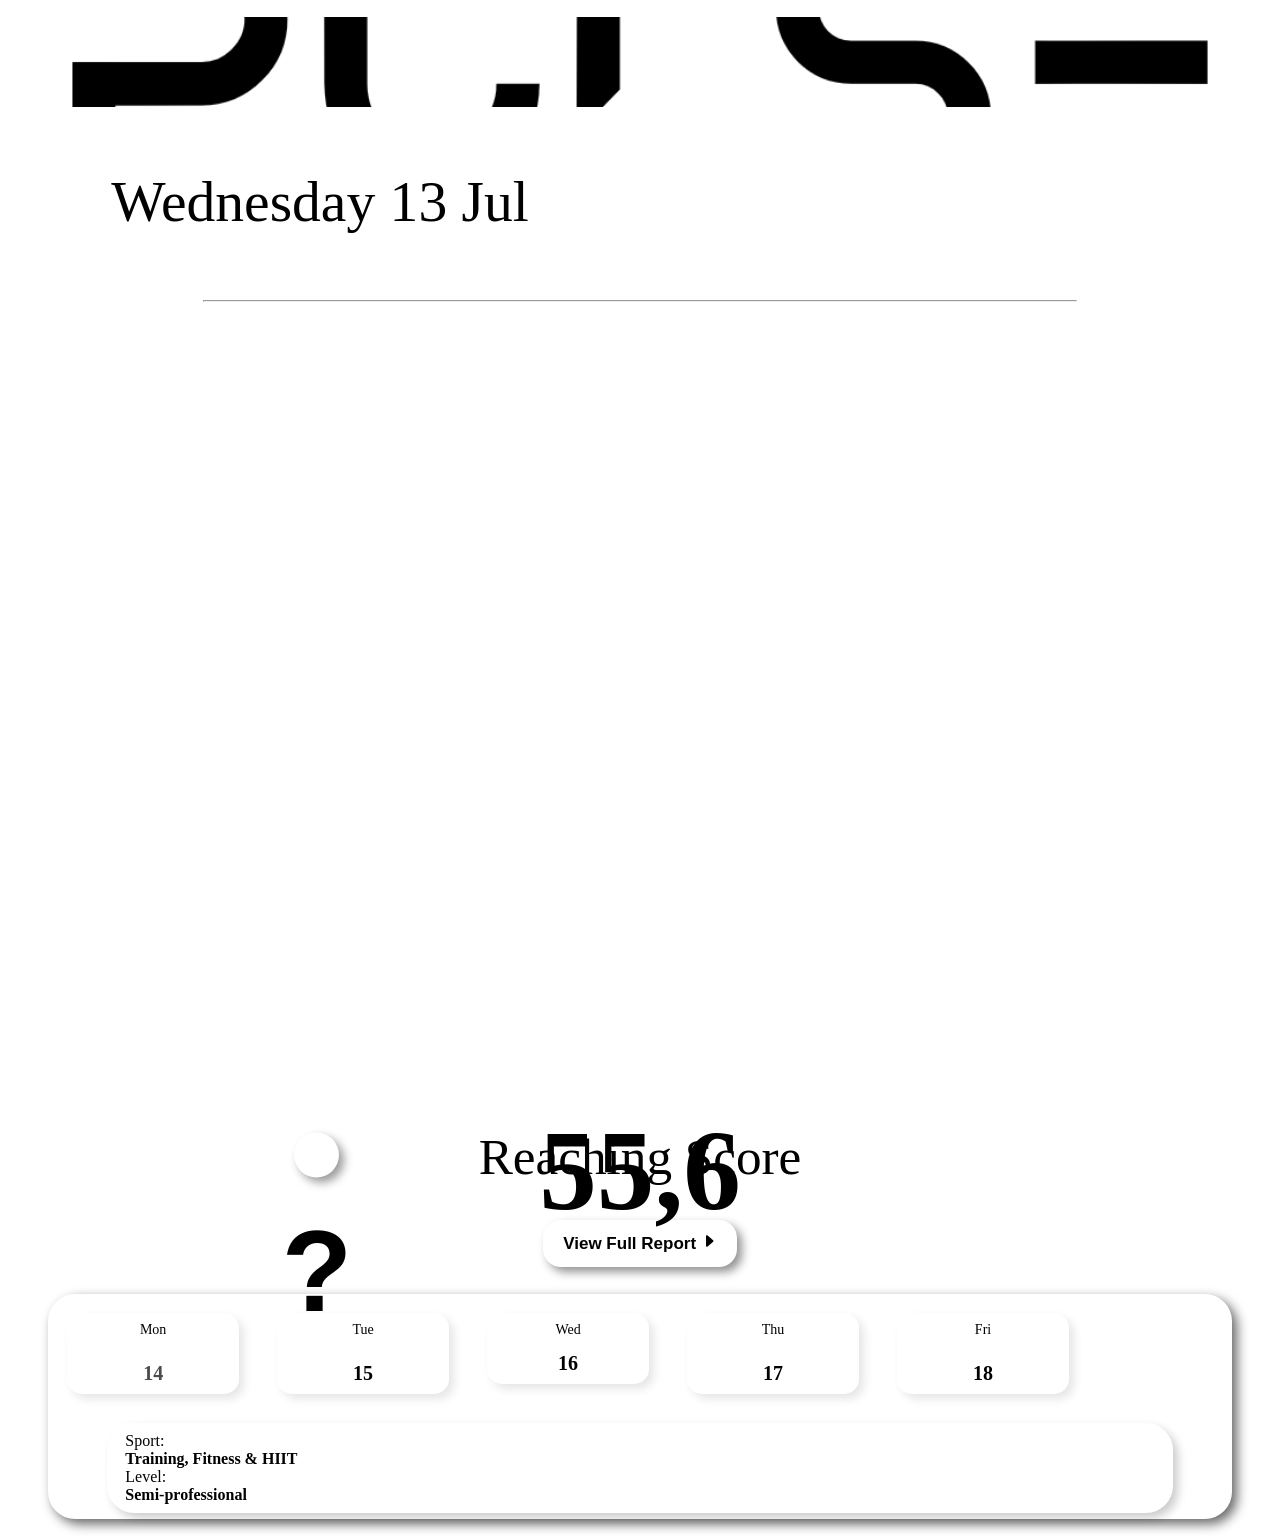
<file: home.html>
<!DOCTYPE html>
<html>
<head>
    <script src="js/home.js" defer></script>
    <link rel="stylesheet" href="./css/home.css">
    <script src="../js/lib/progressbar.min.js"></script>
    <script src="https://ajax.googleapis.com/ajax/libs/jquery/3.4.1/jquery.min.js"></script>
</head>
<body>

    <div class="popup">
        <button class="popup-close-button">X</button>
        <p class="popup-title">Summary</p>
        <p class="popup-text">You have attained high levels of over-reaching. Your coach suggests 2-3 days off to let your body & mind recover. Check out the full report for a detailed view.</p>
    </div>


    <div class="main-content-main">
        <!-- Start Header -->
        <div class="logo-div">
            <img class="logo-img" src="../img/logo.png">
        </div>
        <div class="main-date">
            <p>Wednesday 13 Jul</p>
        </div>
        <hr class="main-line">
        <!-- End Header -->

        <div class="main-boxes">
            <div class="main-reaching-circle">
                <p class="main-reaching-score">55,6</p>
                <p class="main-reaching-text">Reaching Score</p>
                <button class="main-reaching-button">
                    <p class="main-reaching-button-text">?</p>
                </button>
            </div>

            <button class="main-button-full-report">
                View Full Report
                <svg xmlns="http://www.w3.org/2000/svg" width="16" height="16" fill="currentColor" class="bi bi-caret-right-fill" viewBox="0 0 16 16">
                    <path d="m12.14 8.753-5.482 4.796c-.646.566-1.658.106-1.658-.753V3.204a1 1 0 0 1 1.659-.753l5.48 4.796a1 1 0 0 1 0 1.506z"/>
                </svg>
            </button>

            <div class="main-date-container">
                <div class="main-date-dates">
                    <div class="main-date-day main-date-day-active">
                        <div class="main-date-day-week">Mon</div>
                        <div class="main-date-day-day">14</div>
                    </div>

                    <div class="main-date-day">
                        <div class="main-date-day-week">Tue</div>
                        <div class="main-date-day-day">15</div>
                    </div>

                    <div class="main-date-day main-date-day-sport-day">
                        <div class="main-date-day-week">Wed</div>
                        <div class="main-date-day-day">16</div>
                    </div>

                    <div class="main-date-day">
                        <div class="main-date-day-week">Thu</div>
                        <div class="main-date-day-day">17</div>
                    </div>

                    <div class="main-date-day">
                        <div class="main-date-day-week">Fri</div>
                        <div class="main-date-day-day">18</div>
                    </div>
                </div>
                <div class="main-date-text-container">
                    <div class="main-date-text">
                        <div class="main-date-text-sport">Sport: </div>
                        <div class="main-date-text-sport-text">Training, Fitness & HIIT</div>
        
                        <div class="main-date-text-level">Level: </div>
                        <div class="main-date-text-level-text">Semi-professional</div>
                    </div>

                </div>
            </div>
        </div>
    </div>
</body>
</html>
</file>
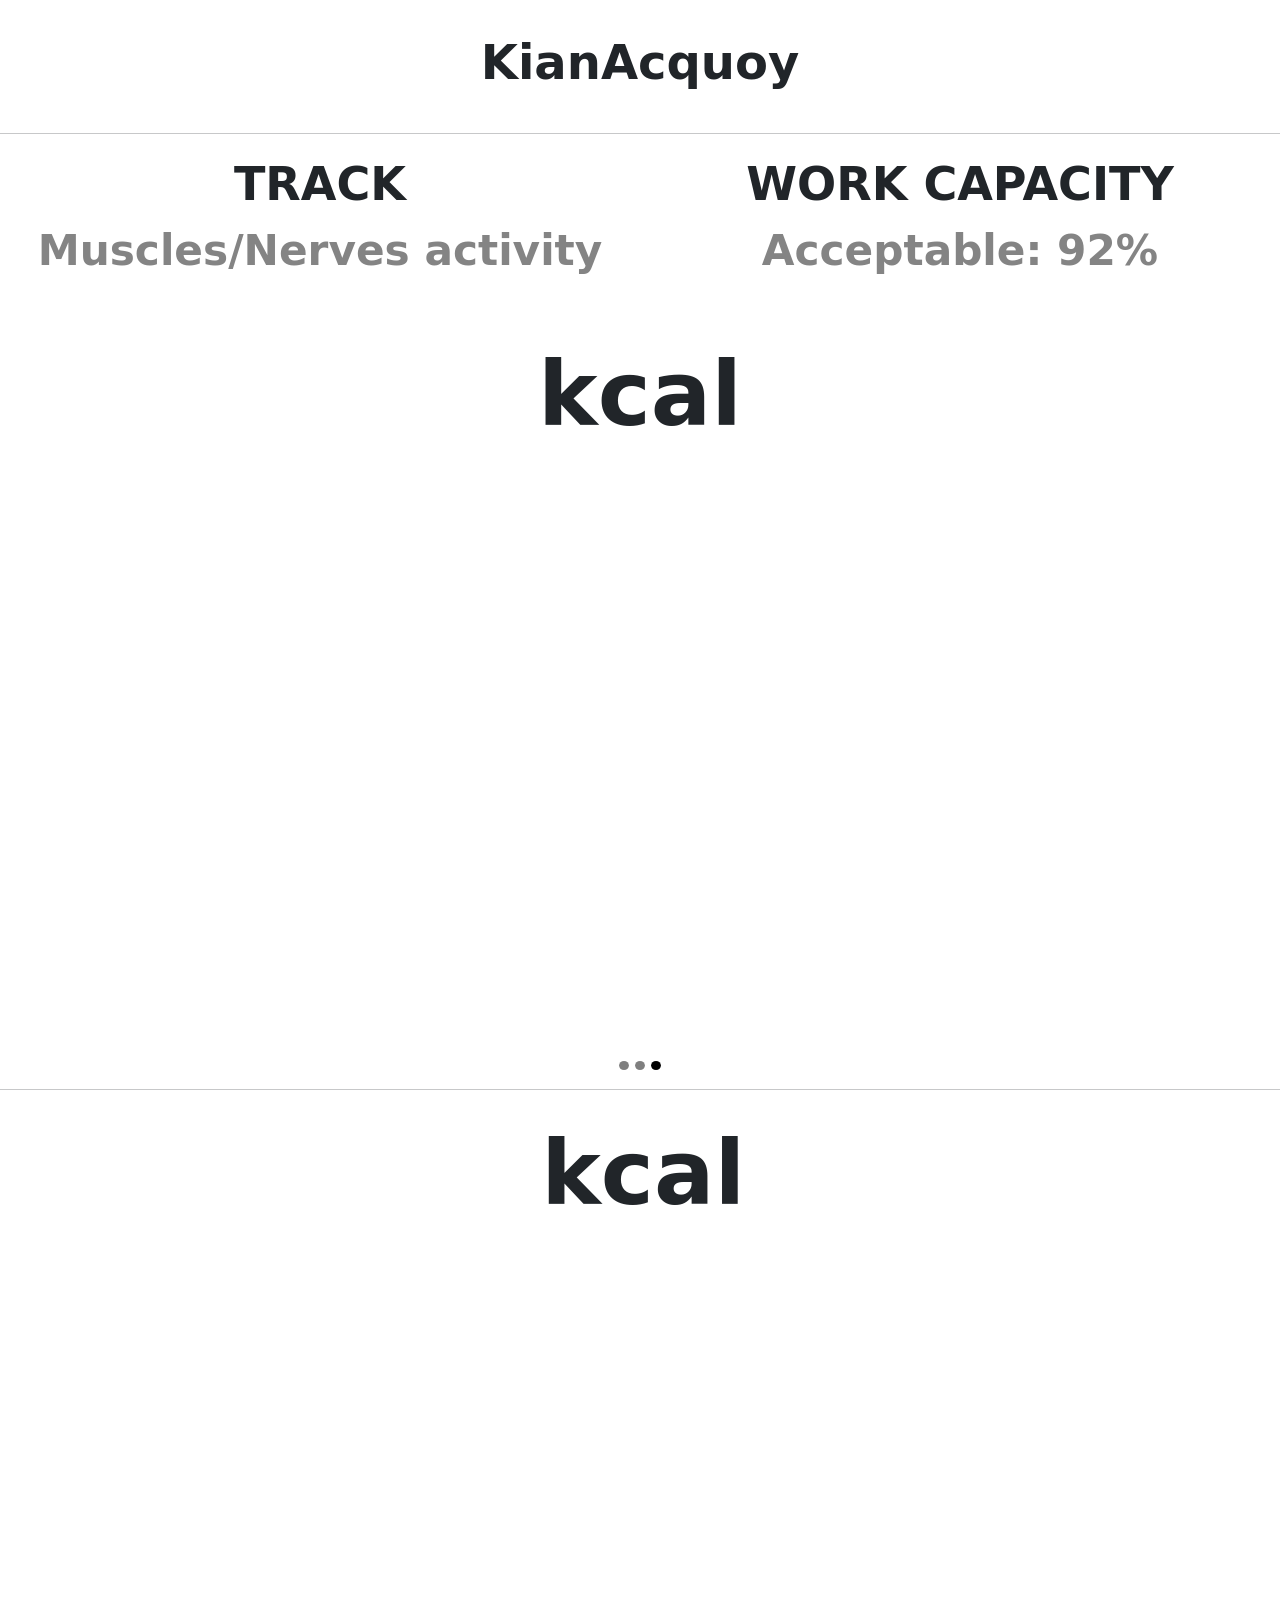
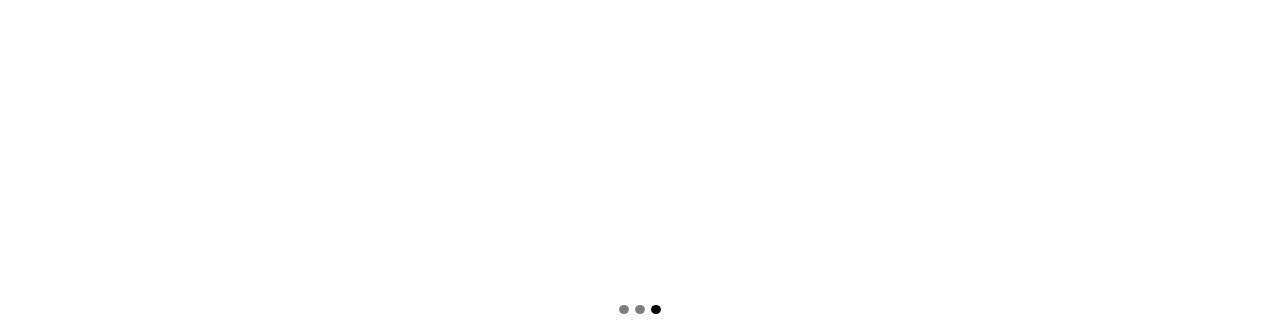
<file: overview.html>
<!DOCTYPE html>
<html>
<head>
    <script src="js/overview.js" defer></script>
    <link rel="stylesheet" href="./css/overview.css">
    <!-- Visual Graphs -->
    <script src="./js/lib/progressbar.min.js" defer></script>
    <script src="./js/progress.js" defer></script>
    <!-- Bootstrap for Caroussel-->
    <script src="https://cdn.jsdelivr.net/npm/bootstrap@5.1.3/dist/js/bootstrap.bundle.min.js" integrity="sha384-ka7Sk0Gln4gmtz2MlQnikT1wXgYsOg+OMhuP+IlRH9sENBO0LRn5q+8nbTov4+1p" crossorigin="anonymous"></script>
</head>
<body>
    <div class="main-content">
        <div class="div-1">
            <div class="userprofile">
                    <p id="first">Kian</p>
                    <p id="last">Acquoy</p>
            </div>
            <hr>
            <div class="short-statistics">
                <div class="stat-1">
                    <p class="title">TRACK</p>
                    <p class="info">Muscles/Nerves activity</p>
                </div>
                <div class="stat-2">
                    <p class="title">WORK CAPACITY</p>
                    <p class="info">Acceptable: 92%</p>
                </div>
            </div>
        </div>
        <div class="stats">
            <link href="https://cdn.jsdelivr.net/npm/bootstrap@5.1.3/dist/css/bootstrap.min.css" rel="stylesheet">
            <div class="div-2">
                <div class="container">
                    <div id="carouselExampleDark" class="carousel carousel-dark slide" data-bs-interval="false" data-bs-touch="true" data-bs-ride="carousel">
                        <div class="carousel-indicators">
                            <button type="button" data-bs-target="#carouselExampleDark" data-bs-slide-to="0" aria-label="Slide 1" class="active buttons" aria-current="true"></button>
                            <button type="button" data-bs-target="#carouselExampleDark" data-bs-slide-to="1" aria-label="Slide 2" class="buttons"></button>
                            <button type="button" data-bs-target="#carouselExampleDark" data-bs-slide-to="2" aria-label="Slide 3" class="buttons"></button>
                        </div>
                        <div class="carousel-inner">
                            <div class="carousel-item active">
                                <div class="stat-container">
                                    <div class="title">
                                        <p>Work Capacity</p>
                                    </div>
                                    <div class="WorkCapacityCircle" id="circlegen">
                                        <!-- Auto Generated -->
                                    </div>
                                </div>
                            </div>
                            <div class="carousel-item">
                                <div class="stat-container">
                                    <div class="title">
                                        <p>Steps</p>
                                    </div>
                                    <div class="StepsCircle" id="circlegen">
                                        <!-- Auto Generated -->
                                    </div>
                                </div>
                            </div>
                            <div class="carousel-item">
                                <div class="stat-container">
                                    <div class="title">
                                        <p>kcal</p>
                                    </div>
                                    <div class="KCALCircle" id="circlegen">
                                        <!-- Auto Generated -->
                                    </div>
                                </div>
                            </div>
                        </div>
                    </div>
                </div>
            </div>

            <hr>

            <div class="div-3">
                <div class="container">
                    <div id="carouselExample" class="carousel carousel-dark slide" data-bs-interval="false" data-bs-touch="true" data-bs-ride="carousel">
                        <div class="carousel-indicators">
                            <button type="button" data-bs-target="#carouselExample" data-bs-slide-to="0" aria-label="Slide 1" class="active buttons" aria-current="true"></button>
                            <button type="button" data-bs-target="#carouselExample" data-bs-slide-to="1" aria-label="Slide 2" class="buttons"></button>
                            <button type="button" data-bs-target="#carouselExample" data-bs-slide-to="2" aria-label="Slide 3" class="buttons"></button>
                        </div>
                        <div class="carousel-inner">
                            <div class="carousel-item active">
                                <div class="stat-container">
                                    <div class="title">
                                        <p>Work Capacity</p>
                                    </div>
                                    <div class="pulse-index-circle" id="circlegen">
                                        <!-- Auto Generated -->
                                    </div>
                                </div>
                            </div>
                            <div class="carousel-item">
                                <div class="stat-container">
                                    <div class="title">
                                        <p>Steps</p>
                                    </div>
                                    <div class="HeartRate-circle" id="circlegen">
                                        <!-- Auto Generated -->
                                    </div>
                                </div>
                            </div>
                            <div class="carousel-item">
                                <div class="stat-container">
                                    <div class="title">
                                        <p>kcal</p>
                                    </div>
                                    <div class="SleepTime-circle" id="circlegen">
                                        <!-- Auto Generated -->
                                    </div>
                                </div>
                            </div>
                        </div>
                    </div>
                </div>
            </div>
        </div>
    </div>
</body>
</html>
</file>
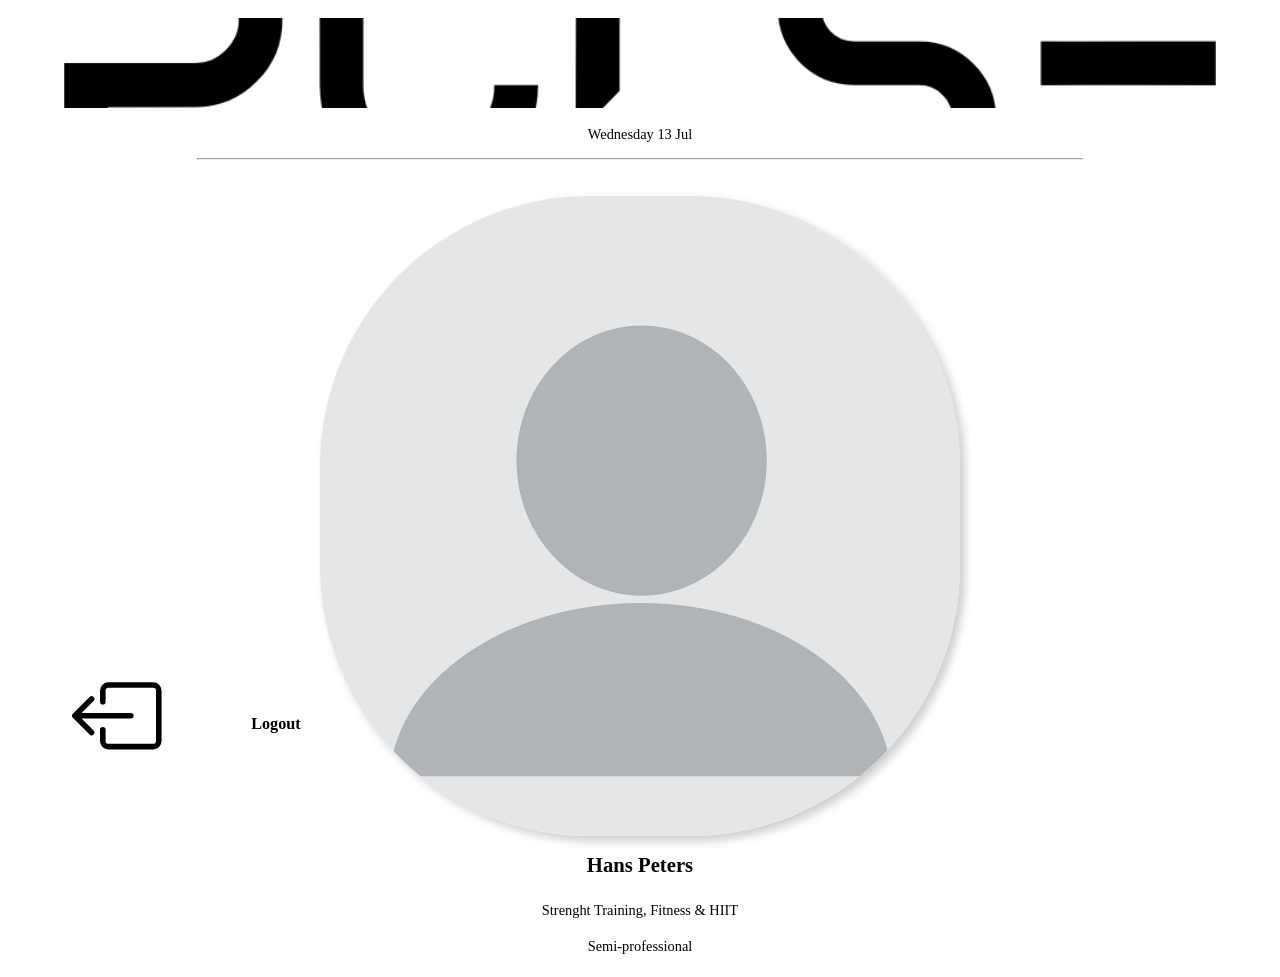
<file: profile.html>
<!DOCTYPE html>
<html lang="en">
<head>
    <link rel="stylesheet" href="./css/profile.css">
    <script src="js/profile.js" defer></script>
</head>
<body>
    <!-- ## Top ## -->
    <div class="logo-div">
        <img class="logo-img" src="./img/logo.png">
    </div>
    <div class="date-div">
        <p>Wednesday 13 Jul</p>
    </div>
    <hr class="main-line">

    <!-- ## Main ## -->
    <!-- Profile -->
    <div class="profile-box">
        <img class="profile-img" src="./img/blank-profile.png">
        <p class="profile-name">Hans Peters</p>
        <p class="profile-desc">Strenght Training, Fitness & HIIT</p>
        <p class="profile-lvl">Semi-professional</p>
    </div>

    <!-- Settings -->
    <div class="settings-box">
        <div class="setting">
            <div class="setting-icon">
                <svg xmlns="http://www.w3.org/2000/svg" class="bi bi-box-arrow-left setting-icon-svg" viewBox="0 0 16 16">
                    <path fill-rule="evenodd" d="M6 12.5a.5.5 0 0 0 .5.5h8a.5.5 0 0 0 .5-.5v-9a.5.5 0 0 0-.5-.5h-8a.5.5 0 0 0-.5.5v2a.5.5 0 0 1-1 0v-2A1.5 1.5 0 0 1 6.5 2h8A1.5 1.5 0 0 1 16 3.5v9a1.5 1.5 0 0 1-1.5 1.5h-8A1.5 1.5 0 0 1 5 12.5v-2a.5.5 0 0 1 1 0v2z"/>
                    <path fill-rule="evenodd" d="M.146 8.354a.5.5 0 0 1 0-.708l3-3a.5.5 0 1 1 .708.708L1.707 7.5H10.5a.5.5 0 0 1 0 1H1.707l2.147 2.146a.5.5 0 0 1-.708.708l-3-3z"/>
                </svg>
            </div>
            <p class="setting-title">Logout</p>
        </div>
    </div>

</body>
</html>
</file>
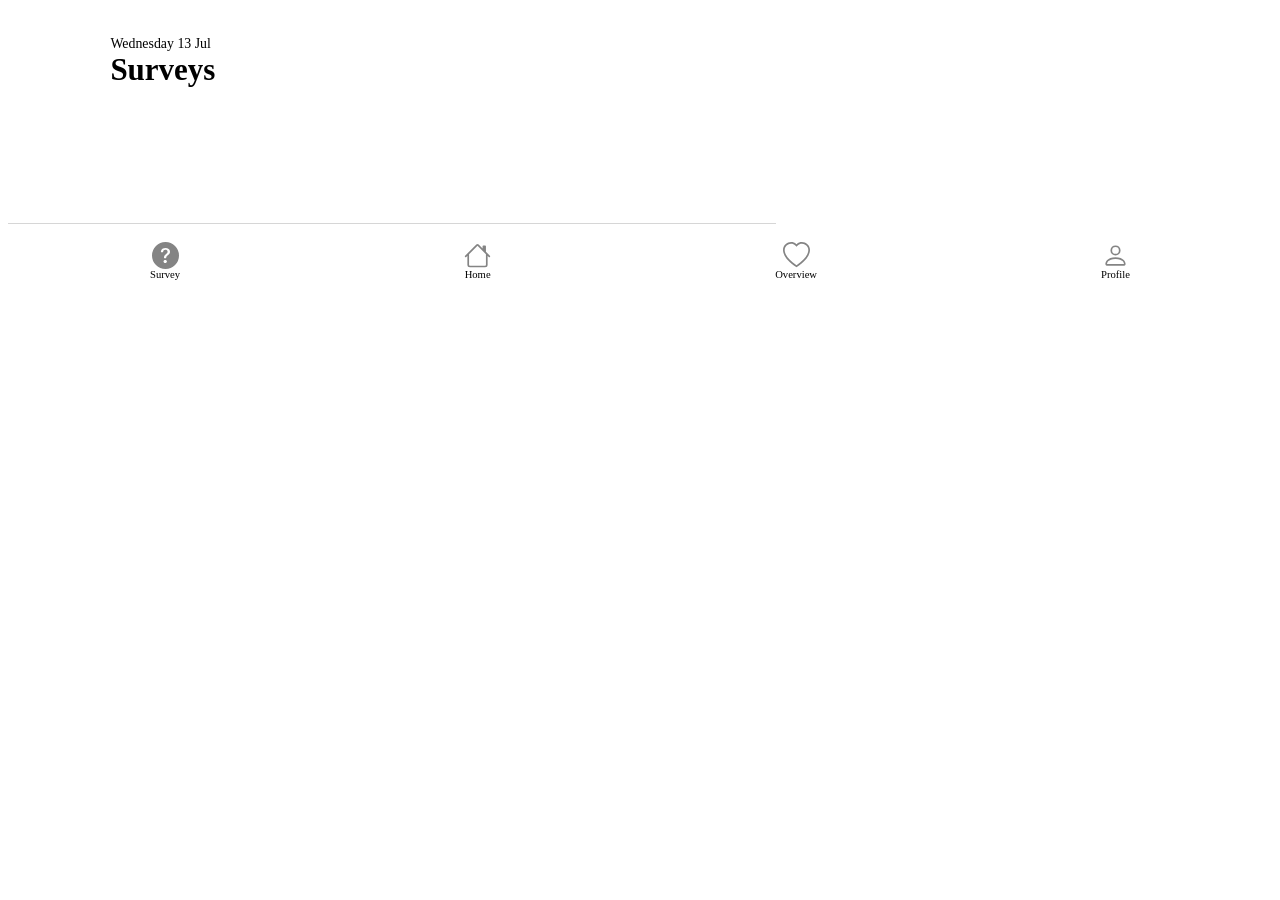
<file: survey.html>
<!DOCTYPE html>
<html>
<head>
    <link rel="stylesheet" href="./css/survey.css">
    <script src="js/survey.js" defer></script>
</head>
<body>

    <div id="date">Wednesday 13 Jul</div>
    <div id="title">Surveys</div>

    <div class="surveyitems" id="surveyitems"></div>

    <div class="navbar">
        <div class="navbarfade"></div>
        <div class="navbarbox">
            <div class="seperator"></div>
            <div class="navitems">
                <div class="navitem" id="navbar-survey">
                    <svg xmlns="http://www.w3.org/2000/svg" class="bi bi-question-circle-fill icon" viewBox="0 0 16 16">
                        <path d="M16 8A8 8 0 1 1 0 8a8 8 0 0 1 16 0zM5.496 6.033h.825c.138 0 .248-.113.266-.25.09-.656.54-1.134 1.342-1.134.686 0 1.314.343 1.314 1.168 0 .635-.374.927-.965 1.371-.673.489-1.206 1.06-1.168 1.987l.003.217a.25.25 0 0 0 .25.246h.811a.25.25 0 0 0 .25-.25v-.105c0-.718.273-.927 1.01-1.486.609-.463 1.244-.977 1.244-2.056 0-1.511-1.276-2.241-2.673-2.241-1.267 0-2.655.59-2.75 2.286a.237.237 0 0 0 .241.247zm2.325 6.443c.61 0 1.029-.394 1.029-.927 0-.552-.42-.94-1.029-.94-.584 0-1.009.388-1.009.94 0 .533.425.927 1.01.927z"/>
                    </svg>
                    <div class="icontext">Survey</div>
                </div>
                <div class="navitem" id="navbar-home">
                    <svg xmlns="http://www.w3.org/2000/svg" class="bi bi-house icon" viewBox="0 0 16 16">
                        <path d="M8.707 1.5a1 1 0 0 0-1.414 0L.646 8.146a.5.5 0 0 0 .708.708L2 8.207V13.5A1.5 1.5 0 0 0 3.5 15h9a1.5 1.5 0 0 0 1.5-1.5V8.207l.646.647a.5.5 0 0 0 .708-.708L13 5.793V2.5a.5.5 0 0 0-.5-.5h-1a.5.5 0 0 0-.5.5v1.293L8.707 1.5ZM13 7.207V13.5a.5.5 0 0 1-.5.5h-9a.5.5 0 0 1-.5-.5V7.207l5-5 5 5Z"/>
                      </svg>
                    <div class="icontext">Home</div>
                </div>
                <div class="navitem" id="navbar-overview">
                    <svg xmlns="http://www.w3.org/2000/svg" class="bi bi-heart icon" viewBox="0 0 16 16">
                        <path d="m8 2.748-.717-.737C5.6.281 2.514.878 1.4 3.053c-.523 1.023-.641 2.5.314 4.385.92 1.815 2.834 3.989 6.286 6.357 3.452-2.368 5.365-4.542 6.286-6.357.955-1.886.838-3.362.314-4.385C13.486.878 10.4.28 8.717 2.01L8 2.748zM8 15C-7.333 4.868 3.279-3.04 7.824 1.143c.06.055.119.112.176.171a3.12 3.12 0 0 1 .176-.17C12.72-3.042 23.333 4.867 8 15z"/>
                      </svg>
                    <div class="icontext">Overview</div>
                </div>
                <div class="navitem" id="navbar-profile">
                    <svg xmlns="http://www.w3.org/2000/svg" class="bi bi-person icon" viewBox="0 0 16 16">
                        <path d="M8 8a3 3 0 1 0 0-6 3 3 0 0 0 0 6Zm2-3a2 2 0 1 1-4 0 2 2 0 0 1 4 0Zm4 8c0 1-1 1-1 1H3s-1 0-1-1 1-4 6-4 6 3 6 4Zm-1-.004c-.001-.246-.154-.986-.832-1.664C11.516 10.68 10.289 10 8 10c-2.29 0-3.516.68-4.168 1.332-.678.678-.83 1.418-.832 1.664h10Z"/>
                    </svg>
                    <div class="icontext">Profile</div>
                </div>
            </div>
        </div>
    </div>

</body>
</html>
</file>
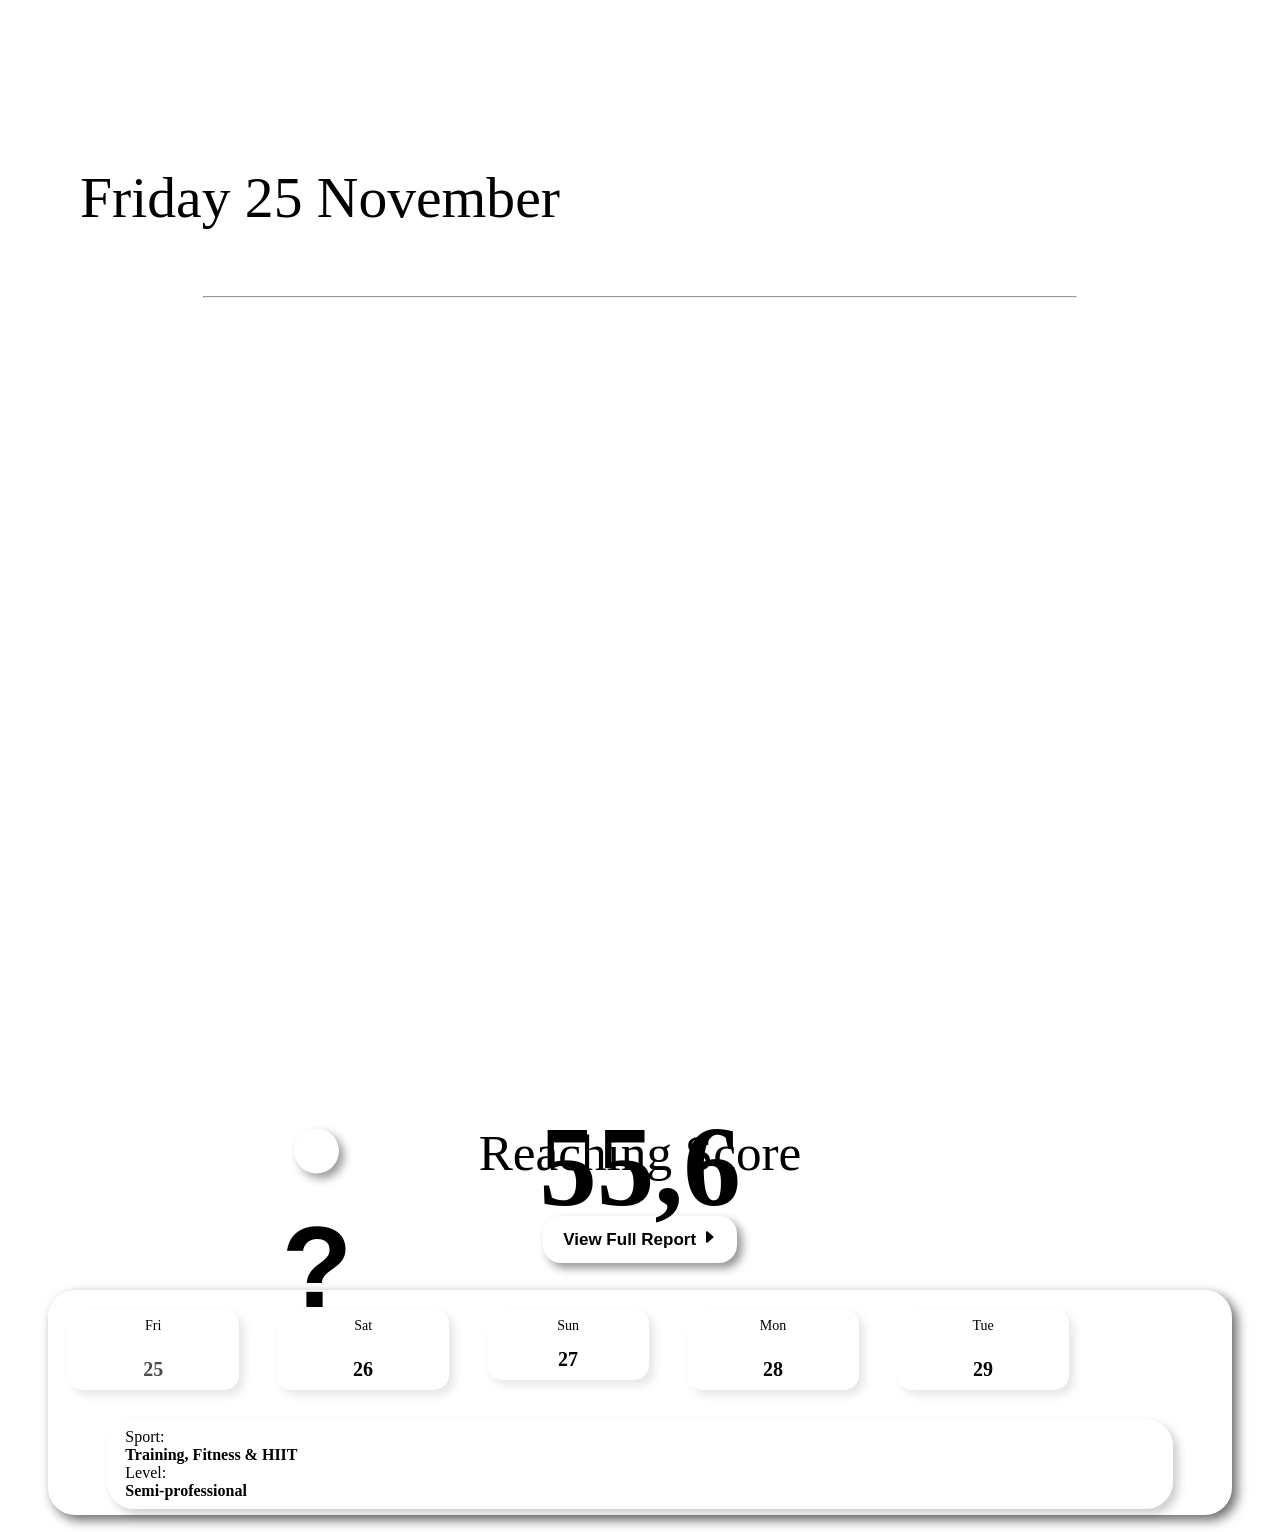
<file: pageLoader/home.html>
<!DOCTYPE html>
<html>
<head>
    <script src="../js/home.js" defer></script>
    <link rel="stylesheet" href="../css/home.css">
    <script src="../js/lib/progressbar.min.js"></script>
    <script src="https://ajax.googleapis.com/ajax/libs/jquery/3.4.1/jquery.min.js"></script>
    <script src="../js/navbar.js" defer></script>
</head>
<body>

    <div class="popup">
        <button class="popup-close-button">X</button>
        <p class="popup-title">Summary</p>
        <p class="popup-text">You have attained high levels of over-reaching. Your coach suggests 2-3 days off to let your body & mind recover. Check out the full report for a detailed view.</p>
    </div>


    <div class="main-content-main">
        <!-- Start Header -->
        <div class="logo-div">
            <div class="logo-img"></div>
        </div>
        <div class="main-date">
            <p>Friday 25 November</p>
        </div>
        <hr class="main-line">
        <!-- End Header -->

        <div class="main-boxes">
            <div class="main-reaching-circle">
                <p class="main-reaching-score">55,6</p>
                <p class="main-reaching-text">Reaching Score</p>
                <button class="main-reaching-button">
                    <p class="main-reaching-button-text">?</p>
                </button>
            </div>

            <button class="main-button-full-report" onclick="window.location.href = '#overview'">
                View Full Report
                <svg xmlns="http://www.w3.org/2000/svg" width="16" height="16" fill="currentColor" class="bi bi-caret-right-fill" viewBox="0 0 16 16">
                    <path d="m12.14 8.753-5.482 4.796c-.646.566-1.658.106-1.658-.753V3.204a1 1 0 0 1 1.659-.753l5.48 4.796a1 1 0 0 1 0 1.506z"/>
                </svg>
            </button>

            <div class="main-date-container">
                <div class="main-date-dates">
                    <div class="main-date-day main-date-day-active">
                        <div class="main-date-day-week">Fri</div>
                        <div class="main-date-day-day">25</div>
                    </div>

                    <div class="main-date-day">
                        <div class="main-date-day-week">Sat</div>
                        <div class="main-date-day-day">26</div>
                    </div>

                    <div class="main-date-day main-date-day-sport-day">
                        <div class="main-date-day-week">Sun</div>
                        <div class="main-date-day-day">27</div>
                    </div>

                    <div class="main-date-day">
                        <div class="main-date-day-week">Mon</div>
                        <div class="main-date-day-day">28</div>
                    </div>

                    <div class="main-date-day">
                        <div class="main-date-day-week">Tue</div>
                        <div class="main-date-day-day">29</div>
                    </div>
                </div>
                <div class="main-date-text-container">
                    <div class="main-date-text">
                        <div class="main-date-text-sport">Sport: </div>
                        <div class="main-date-text-sport-text">Training, Fitness & HIIT</div>
        
                        <div class="main-date-text-level">Level: </div>
                        <div class="main-date-text-level-text">Semi-professional</div>
                    </div>

                </div>
            </div>
        </div>
    </div>
</body>
</html>
</file>
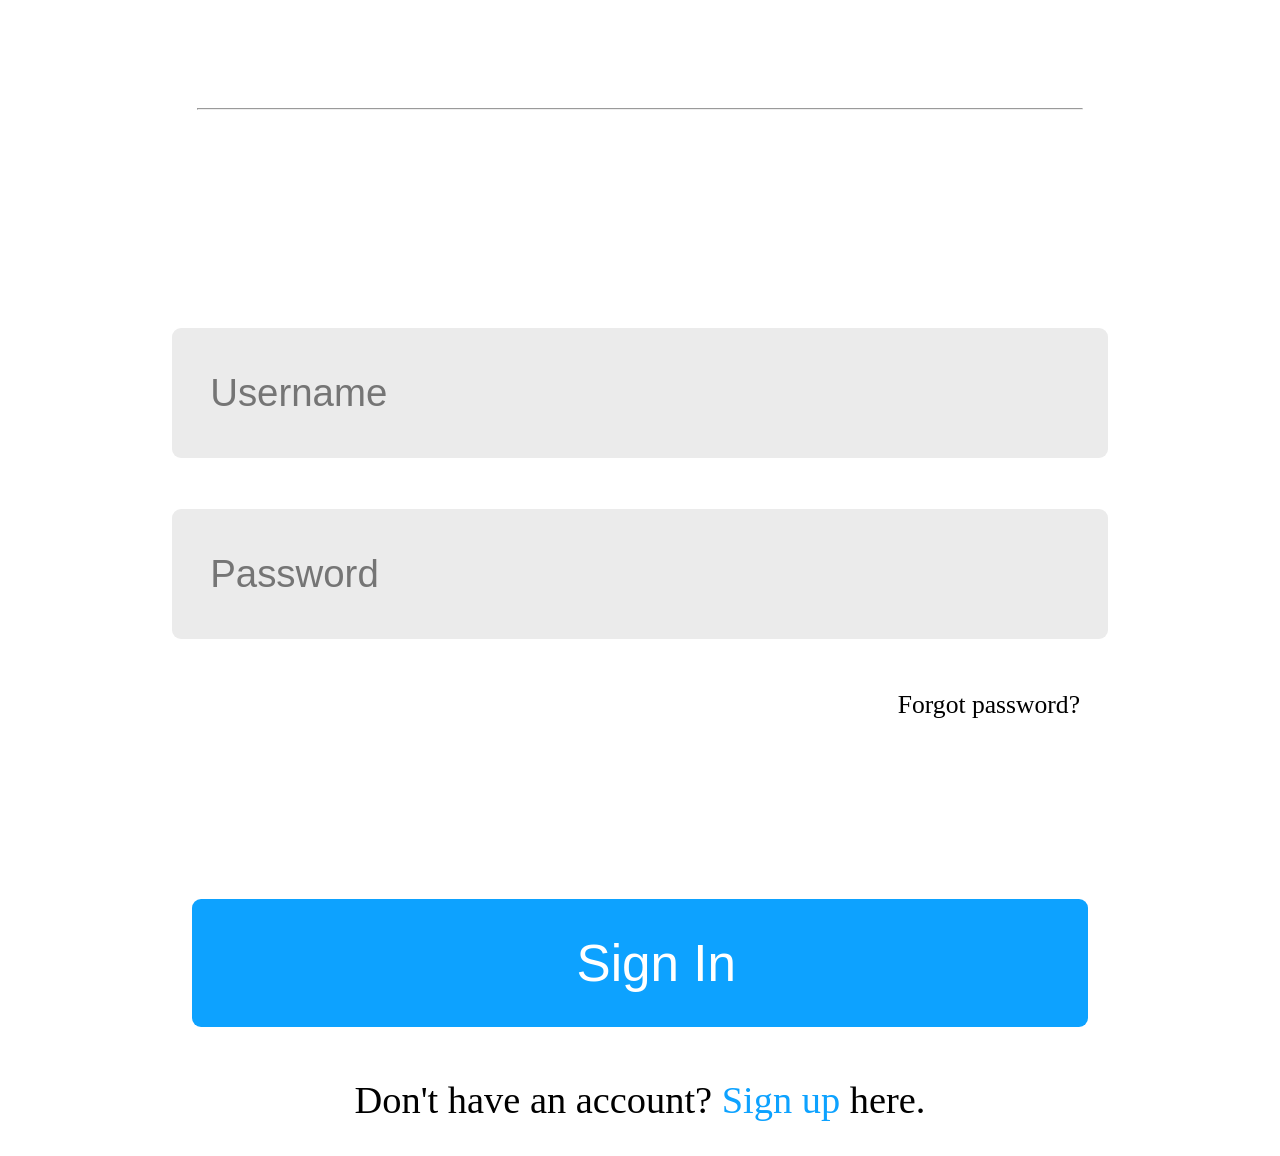
<file: pageLoader/login.html>
<!DOCTYPE html>
<html>
<head>
    <link rel="stylesheet" href="../css/login.css">
    <script type="module" src="../js/login.js"></script>
</head>
<body style="background-color: var(--background) !important;">
    <div class="logo-div">
        <div class="logo-img"></div>
    </div>

    <hr class="main-line">

    <div class="login-div">
        <input type="text" name="username" id="username" placeholder="Username">
        <input type="password" name="password" id="password" placeholder="Password">

        <p class="outputtext">Username or password incorrect</p>
        
        <div id="forgot-pw">Forgot password?</div>
        <input type="button" name="login-button" id="submit" value="Sign In">
        <div id="signup">Don't have an account? <span class="link">Sign up</span> here.</div>
    </div>
</body>
</html>
</file>
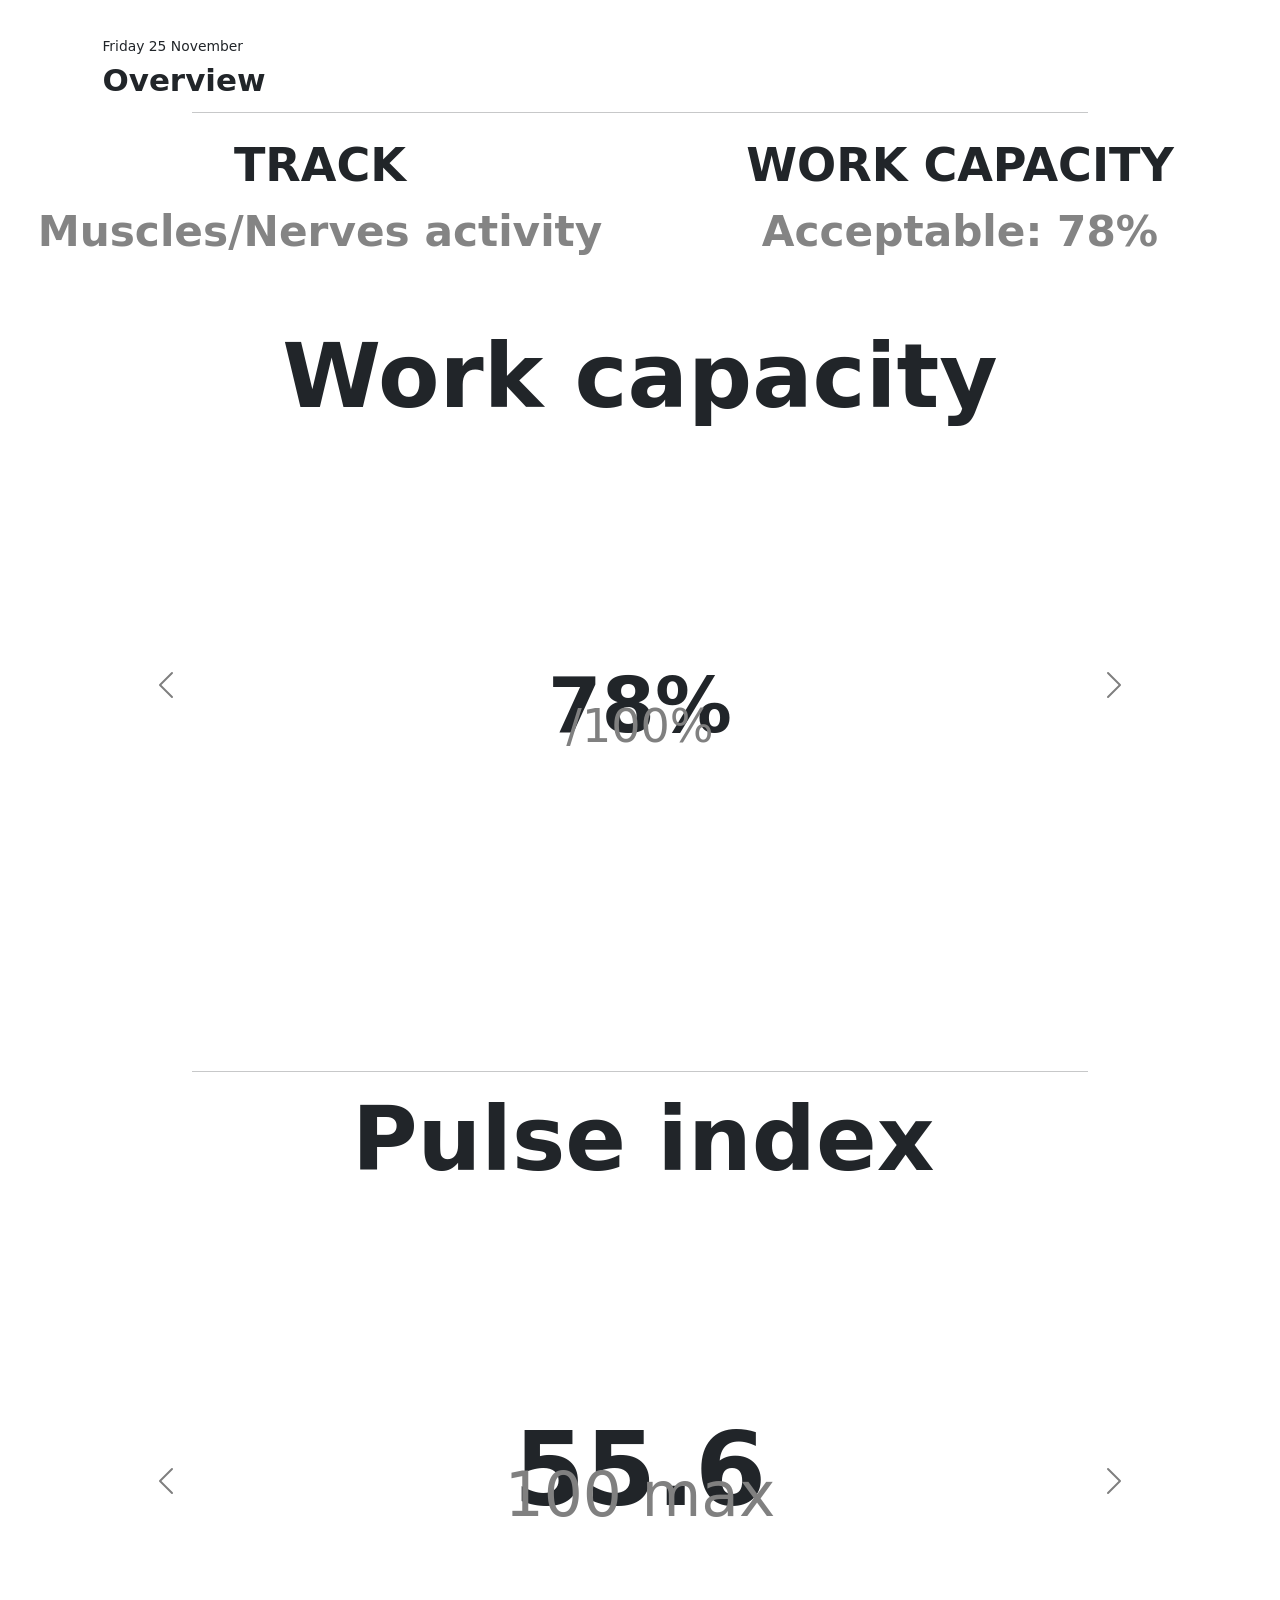
<file: pageLoader/overview.html>
<!DOCTYPE html>
<html>
<head>
    <script src="../js/overview.js" defer></script>
    <link rel="stylesheet" href="../css/overview.css">
    <!-- Visual Graphs -->
    <script src="../js/lib/progressbar.min.js" defer></script>
    <script src="../js/progress.js" defer></script>
    <!-- Bootstrap for Caroussel-->
    <script src="https://cdn.jsdelivr.net/npm/bootstrap@5.1.3/dist/js/bootstrap.bundle.min.js" integrity="sha384-ka7Sk0Gln4gmtz2MlQnikT1wXgYsOg+OMhuP+IlRH9sENBO0LRn5q+8nbTov4+1p" crossorigin="anonymous"></script>
</head>
<body style="background-color: var(--background) !important;">
    <div class="main-content">
        <link href="https://cdn.jsdelivr.net/npm/bootstrap@5.1.3/dist/css/bootstrap.min.css" rel="stylesheet">
        <div id="date">Friday 25 November</div>
        <div id="title">Overview</div>
        <hr class="main-line">
        <div class="div-1">
            <div class="short-statistics">
                <div class="stat-1">
                    <p class="title">TRACK</p>
                    <p class="info">Muscles/Nerves activity</p>
                </div>
                <div class="stat-2">
                    <p class="title">WORK CAPACITY</p>
                    <p class="info">Acceptable: 78%</p>
                </div>
            </div>
        </div>
        <div class="stats">
            <div class="div-2">
                <div class="container">
                    <div id="fullCircle" class="carousel carousel-dark slide" data-bs-touch="true" data-bs-interval="false" data-bs-ride="carousel">
                        <div class="carousel-inner">
                            <div class="carousel-item active">
                                <div class="stat-container">
                                    <div class="title">
                                        <p>Work capacity</p>
                                    </div>
                                    <div class="WorkCapacityCircle" id="circlegen">
                                        <div class="circlestat-div">
                                            <p>78%</p>
                                            <p class="circlestat">/100%</p>
                                        </div>
                                        <!-- Auto Generated -->
                                    </div>
                                </div>
                            </div>
                            <div class="carousel-item">
                                <div class="stat-container">
                                    <div class="title">
                                        <p>Steps walked</p>
                                    </div>
                                    <div class="StepsCircle" id="circlegen">
                                        <div class="circlestat-div">
                                            <p>4055</p>
                                            <p class="circlestat">/10000</p>
                                        </div>
                                        <!-- Auto Generated -->
                                    </div>
                                </div>
                            </div>
                            <div class="carousel-item">
                                <div class="stat-container">
                                    <div class="title">
                                        <p>Consumed kcal</p>
                                    </div>
                                    <div class="KCALCircle" id="circlegen">
                                        <div class="circlestat-div">
                                            <p>1320</p>
                                            <p class="circlestat">/2200</p>
                                        </div>
                                        <!-- Auto Generated -->
                                    </div>
                                </div>
                            </div>
                            <button class="carousel-control-prev" type="button" data-bs-target="#fullCircle" data-bs-slide="prev">
                                <span class="carousel-control-prev-icon" aria-hidden="true"></span>
                                <span class="visually-hidden">Previous</span>
                              </button>
                              <button class="carousel-control-next" type="button" data-bs-target="#fullCircle" data-bs-slide="next">
                                <span class="carousel-control-next-icon" aria-hidden="true"></span>
                                <span class="visually-hidden">Next</span>
                              </button>
                        </div>
                    </div>
                </div>
            </div>

            <hr class="main-line">

            <div class="div-3">
                <div class="container">
                    <div id="halfCircle" class="carousel carousel-dark slide" data-bs-interval="false" data-bs-ride="carousel">
                        <div class="carousel-inner">
                            <div class="carousel-item active">
                                <div class="stat-container">
                                    <div class="title">
                                        <p>Pulse index</p>
                                    </div>
                                    <div class="pulse-index-circle" id="circlegen">
                                        <div class="halfcirclestat-div">
                                            <p>55.6</p>
                                            <p class="halfcirclestat">100 max</p>
                                        </div>
                                        <!-- Auto Generated -->
                                    </div>
                                </div>
                            </div>
                            <div class="carousel-item">
                                <div class="stat-container">
                                    <div class="title">
                                        <p>Heart Rate</p>
                                    </div>
                                    <div class="HeartRate-circle" id="circlegen">
                                        <div class="halfcirclestat-div">
                                            <p>85</p>
                                            <p class="halfcirclestat">192 bpm</p>
                                        </div>
                                        <!-- Auto Generated -->
                                    </div>
                                </div>
                            </div>
                            <div class="carousel-item">
                                <div class="stat-container">
                                    <div class="title">
                                        <p>Sleep</p>
                                    </div>
                                    <div class="SleepTime-circle" id="circlegen">
                                        <div class="halfcirclestat-div">
                                            <p>6.1</p>
                                            <p class="halfcirclestat">8 hours</p>
                                        </div>
                                        <!-- Auto Generated -->
                                    </div>
                                </div>
                            </div>
                        </div>
                        <button class="carousel-control-prev" type="button" data-bs-target="#halfCircle" data-bs-slide="prev">
                            <span class="carousel-control-prev-icon" aria-hidden="true"></span>
                            <span class="visually-hidden">Previous</span>
                        </button>
                        <button class="carousel-control-next" type="button" data-bs-target="#halfCircle" data-bs-slide="next">
                            <span class="carousel-control-next-icon" aria-hidden="true"></span>
                            <span class="visually-hidden">Next</span>
                        </button>
                    </div>
                </div>
            </div>
        </div>
    </div>
</body>
</html>
</file>
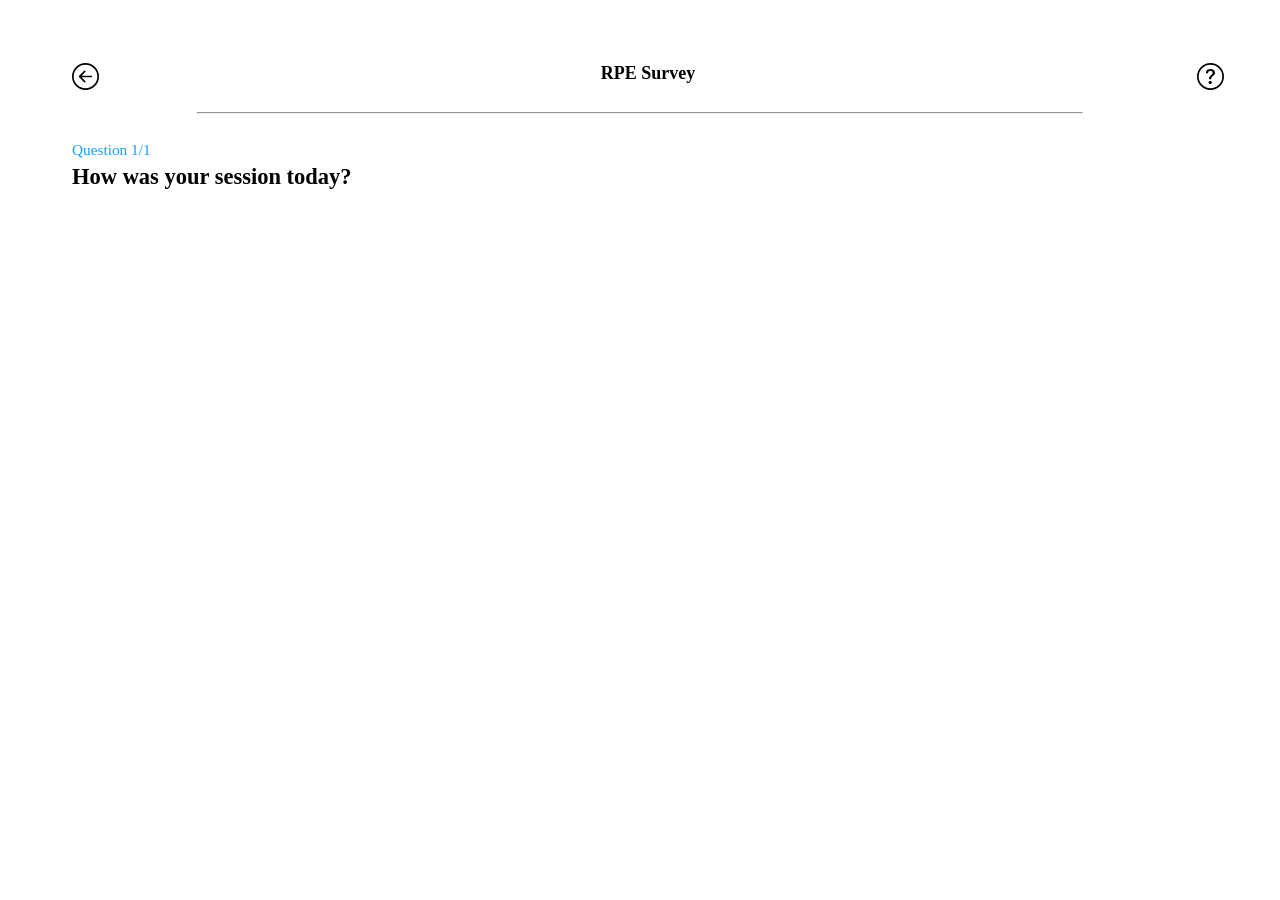
<file: pageLoader/question.html>
<!DOCTYPE html>
<html>
<head>
    <link rel="stylesheet" href="../css/question.css">
    <script src="../js/question.js" defer></script>
</head>
<body style="background-color: var(--background) !important;">
    <div class="topbar">
        <div class="backButton" id="backButton">
            <svg xmlns="http://www.w3.org/2000/svg" class="bi bi-arrow-left-circle icon" viewBox="0 0 16 16">
                <path fill-rule="evenodd" d="M1 8a7 7 0 1 0 14 0A7 7 0 0 0 1 8zm15 0A8 8 0 1 1 0 8a8 8 0 0 1 16 0zm-4.5-.5a.5.5 0 0 1 0 1H5.707l2.147 2.146a.5.5 0 0 1-.708.708l-3-3a.5.5 0 0 1 0-.708l3-3a.5.5 0 1 1 .708.708L5.707 7.5H11.5z"/>
            </svg>
        </div>

        <div class="surveyTitle" id="surveyTitle">RPE Survey</div>

        <div class="helpButton">
            <svg xmlns="http://www.w3.org/2000/svg" class="bi bi-question-circle icon" viewBox="0 0 16 16">
                <path d="M8 15A7 7 0 1 1 8 1a7 7 0 0 1 0 14zm0 1A8 8 0 1 0 8 0a8 8 0 0 0 0 16z"/>
                <path d="M5.255 5.786a.237.237 0 0 0 .241.247h.825c.138 0 .248-.113.266-.25.09-.656.54-1.134 1.342-1.134.686 0 1.314.343 1.314 1.168 0 .635-.374.927-.965 1.371-.673.489-1.206 1.06-1.168 1.987l.003.217a.25.25 0 0 0 .25.246h.811a.25.25 0 0 0 .25-.25v-.105c0-.718.273-.927 1.01-1.486.609-.463 1.244-.977 1.244-2.056 0-1.511-1.276-2.241-2.673-2.241-1.267 0-2.655.59-2.75 2.286zm1.557 5.763c0 .533.425.927 1.01.927.609 0 1.028-.394 1.028-.927 0-.552-.42-.94-1.029-.94-.584 0-1.009.388-1.009.94z"/>
            </svg>
        </div>
    </div>

    <hr class="main-line">

    <div class="question">
        <div class="questionNmr" id="questionNmr">Question 1/1</div>
        <div class="questionTitle" id="questionTitle">How was your session today?</div>

        <formm method="POST">
            <div class="radio-toolbar" id="radio-toolbar"></div>
        </form>
    </div>
</body>
</html>
</file>
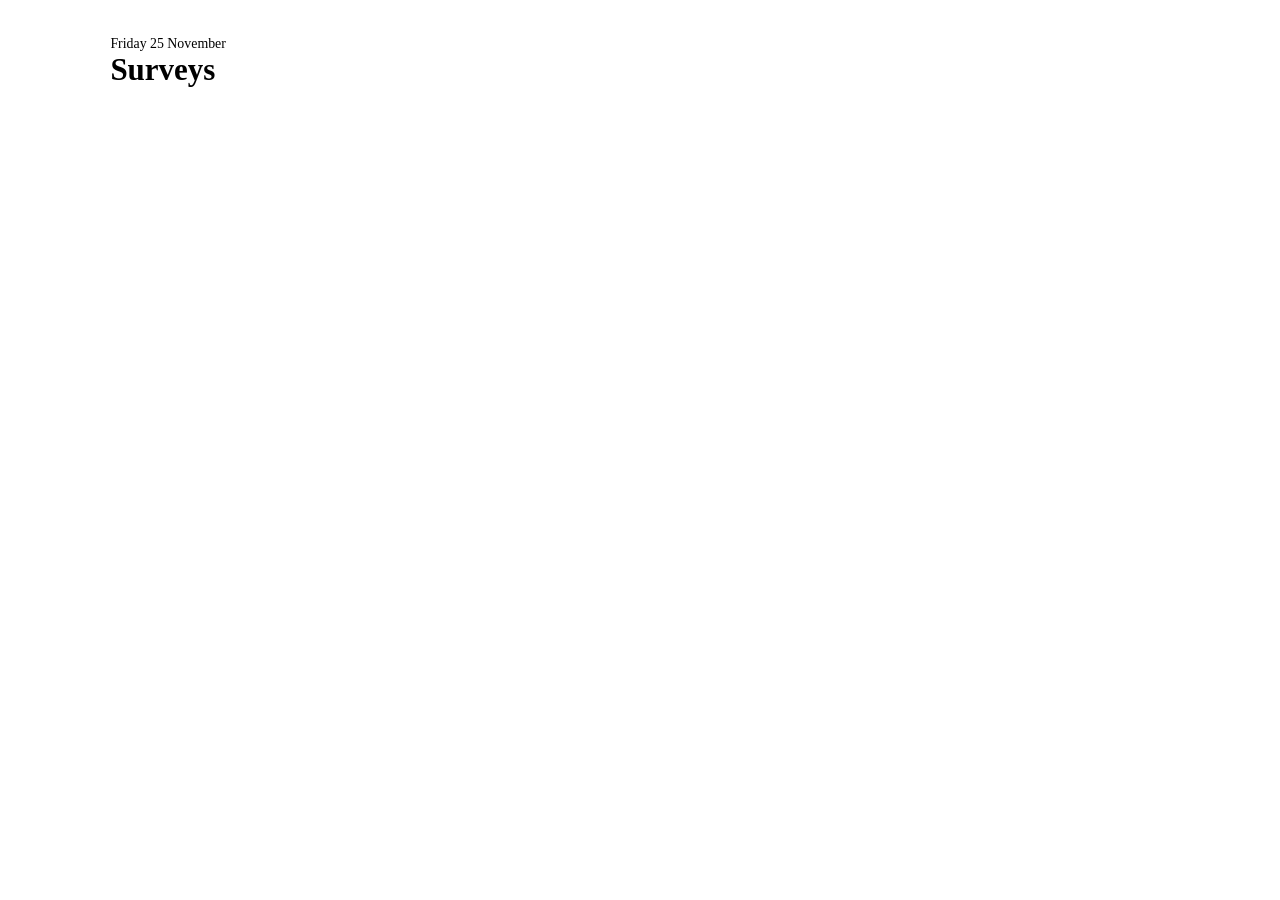
<file: pageLoader/survey.html>
<!DOCTYPE html>
<html>
<head>
    <link rel="stylesheet" href="/./css/survey.css">
    <script src="../js/survey.js" defer></script>
</head>
<body style="background-color: var(--background) !important;">

    <div id="date">Friday 25 November</div>
    <div id="title">Surveys</div>

    <div class="surveyitems" id="surveyitems">
        <!-- <div class="survey">
            <div class="survey-top">
                <div class="surveytitle">Title</div>
            </div>

            <div class="main-date-dates">
                <div class="main-date-day">
                    <div class="main-date-day-week">Sat</div>
                    <div class="main-date-day-day">9</div>
                </div>

                <div class="main-date-day">
                    <div class="main-date-day-week">Sun</div>
                    <div class="main-date-day-day">10</div>
                </div>

                <div class="main-date-day main-date-day-sport-day">
                    <div class="main-date-day-week">Mon</div>
                    <div class="main-date-day-day">11</div>
                </div>

                <div class="main-date-day">
                    <div class="main-date-day-week">Tue</div>
                    <div class="main-date-day-day">12</div>
                </div>

                <div class="main-date-day main-date-day-active">
                    <div class="main-date-day-week">Wed</div>
                    <div class="main-date-day-day">13</div>
                </div>
            </div>

            <div class="surveydesc">Description must go here so lolzz</div>
            <hr class="main-line">
            <div id="surveyinfo">
                <div class="surveyinfo">
                    <svg xmlns="http://www.w3.org/2000/svg" class="bi bi-clock dataIcon" viewBox="0 0 16 16">
                        <path d="M8 3.5a.5.5 0 0 0-1 0V9a.5.5 0 0 0 .252.434l3.5 2a.5.5 0 0 0 .496-.868L8 8.71V3.5z"/>
                        <path d="M8 16A8 8 0 1 0 8 0a8 8 0 0 0 0 16zm7-8A7 7 0 1 1 1 8a7 7 0 0 1 14 0z"/>
                    </svg>{Duration}
                </div>
                <div class="surveyinfo">
                    <svg xmlns="http://www.w3.org/2000/svg" class="bi bi-arrow-counterclockwise dataIcon" viewBox="0 0 16 16">
                        <path fill-rule="evenodd" d="M8 3a5 5 0 1 1-4.546 2.914.5.5 0 0 0-.908-.417A6 6 0 1 0 8 2v1z"/>
                        <path d="M8 4.466V.534a.25.25 0 0 0-.41-.192L5.23 2.308a.25.25 0 0 0 0 .384l2.36 1.966A.25.25 0 0 0 8 4.466z"/>
                    </svg>{Regularity}
                </div>
                <div class="start-button">Get Started</div>
            </div>
        </div> -->
    </div>
</body>
</html>
</file>
<file: css/home.css>
.main-content-main {
    padding: 1vh;

    background-color: var(--background);
}


.popup {
    display: none;

    z-index: 1000;

    position: absolute;

    width: 80vw;
    height: fit-content;

    background-color: var(--bluecolor);
    color: white;

    position: absolute;
    left: 50%;
    top: 5%;
    transform: translate(-50%, 0);

    padding: 3vw;

    border-radius: 3vw;
}

.popup-title {
    font-size: 9vw;
    font-weight: 700;

    text-align: center;
}

.popup-close-button {
    position: absolute;

    width: 4vh;
    height: 4vh;

    border-radius: 50%;

    border: none;
    background-color: white;

    -webkit-box-shadow: 5px 5px 10px 0px rgba(0,0,0,0.4);
    -moz-box-shadow: 5px 5px 10px 0px rgba(0,0,0,0.4);
    box-shadow: 5px 5px 10px 0px rgba(0,0,0,0.4);

    font-size: larger;
    font-weight: 700;
}









/* --------- MAIN PAGE --------- */

/* --------- Start Header --------- */

/* Header Photo */

.logo-div {
    position: relative;
    text-align: center;
    align-items: center;
}

.logo-img {
    align-items: center;

    background-image: var(--logo);
    /* background-image: url('../img/logowhite.png'); */

    background-size: cover;
    background-repeat: no-repeat;
    background-position: center;

    width: 100%;
    height: 10vh;

    background-size: 90%;

    object-fit: cover !important;
}

/* Date under header photo */
.main-date {
    text-align: center;

    padding-bottom: 1vh;

    color: var(--regulartext);
}

.main-date p {
    font-size: 4.5vw;
    font-weight: 400;
    margin-right: 50vw;
    text-align: center;
}

/* Line under header photo */
.main-line {
    position: relative;

    width: 70%;

    margin: auto;
}

/* --------- End Header --------- */

/* --------- Start Line 1 --------- */
.main-boxes {
    margin-top: 70vh;
}

.main-reaching-circle {
    position: relative;

    padding-top: 2vh;

    width: 60vw;
    height: 30vh;

    margin-left: auto;
    margin-right: auto;
}

.main-reaching-score {
    position: absolute;

    top: 42.5%;
    left: 50%;
    
    color: var(--regulartext);
    font-size: 9vw;
    font-weight: 700;

    transform: translate(-50%, -50%);
}

.main-reaching-text {
    position: absolute;

    text-align: center;
    font-size: 4vw;

    top: 60%;
    left: 50%;
    
    color: var(--regulartext);

    transform: translate(-50%, -50%);
}

.main-reaching-button {
    position: absolute;

    top: 77.5%;
    left: 5%;
    transform: translate(0%, -50%);

    width: 5vh;
    height: 5vh;

    border-radius: 50%;

    border: 4px solid var(--buttoncolor);
    background-color: var(--backgroundseccondary);
    /* background-color: rgb(72, 72, 72); */

    -webkit-box-shadow: 5px 5px 10px 0px rgba(0,0,0,0.4);
    -moz-box-shadow: 5px 5px 10px 0px rgba(0,0,0,0.4);
    box-shadow: 5px 5px 10px 0px rgba(0,0,0,0.4);
}

.main-reaching-button-text {
    position: absolute;

    font-weight: 700;
    font-size: 9vw;
    
    top: 50%;
    left: 50%;
    transform: translate(-50%, -50%);

    color: var(--circletextcolor);
}

.main-button-full-report {
    display: block;

    margin-left: auto;
    margin-right: auto;
    margin-bottom: 3vh !important;

    padding: 13px 20px;

    font-weight: 600;
    font-size: 17px;

    border: none;
    border-radius: 2vh;

    background-color: var(--bluecolor);
    color: var(--tertiarytext);

    -webkit-box-shadow: 5px 5px 10px 0px rgba(0,0,0,0.43);
    -moz-box-shadow: 5px 5px 10px 0px rgba(0,0,0,0.43);
    box-shadow: 5px 5px 10px 0px rgba(0,0,0,0.43);
}

.main-date-container {
    position: relative;

    margin-left: auto;
    margin-right: auto; 

    width: 95%;
    height: 25vh;

    background-color: var(--backgroundseccondary);

    border-radius: 3vh;

    -webkit-box-shadow: 5px 5px 12px 0px rgba(0,0,0,0.6);
    -moz-box-shadow: 5px 5px 12px 0px rgba(0,0,0,0.6);
    box-shadow: 5px 5px 12px 0px rgba(0,0,0,0.6);
}

.main-date-dates {
    display: flex;
    flex-direction: row;

    position: relative;
    
    margin-left: auto;
    margin-right: auto;
}

.main-date-day {
    display: flex;
    flex-direction: column;

    background-color: var(--background);

    width: 12vw;
    height: 7vh;

    margin: 1.5vw;
    padding: 1vh;

    border-radius: 15px;

    -webkit-box-shadow: 5px 5px 10px 0px rgb(0 0 0 / 10%);
    -moz-box-shadow: 5px 5px 10px 0px rgba(0,0,0,0.1);
    box-shadow: 5px 5px 10px 0px rgb(0 0 0 / 10%);
}

.main-date-day-week {
    text-align: center;
    
    font-size: 14px;

    color: var(--seccondarytext);
}

.main-date-day-day {
    text-align: center;
    margin-top: auto;

    font-weight: 800;
    font-size: 20px;

    color: var(--regulartext);
}

.main-date-day-active {
    background-color: var(--bluecolor);
}

.main-date-day-active .main-date-day-week {
    color: var(--tertiarytext) !important;
}

.main-date-day-active .main-date-day-day {
    color: var(--tertiarytext) !important;
    opacity: 0.7 !important;
}

.main-date-day-sport-day {
    border: 5px solid var(--bluecolor);

    height: calc(7vh - 10px);
    width: calc(12vw - 10px);

    color: black !important;
}

.main-date-text-container {
    position: relative;

    margin-top: 1vh;
    margin-left: auto;
    margin-right: auto;

    height: fit-content;
    width: 90%;

    background-color: var(--background);

    border-radius: 3vh;

    color: var(--regulartext);

    -webkit-box-shadow: 5px 5px 10px 0px rgba(0, 0, 0, 0.2);
    -moz-box-shadow: 5px 5px 10px 0px rgba(0,0,0,0.2);
    box-shadow: 5px 5px 10px 0px rgba(0, 0, 0, 0.2);
}

.main-date-text {
    padding: 1vh;
    padding-left: 2vh;
}

.main-date-text-sport-text {
    font-weight: 800;
}

.main-date-text-level-text {
    font-weight: 800;
}
</file>
<file: css/overview.css>
body {
    background-color: var(--background) !important;
}

.main-line {
    margin: auto !important;
    width: 50% !important;
    position: relative !important;
    width: 70% !important;
    margin: auto !important;
    color: var(--circletextcolor);
}

hr:first-of-type {
    margin-top: 1vh !important;
    
}

.appendhere {
    background-color: var(--background);
}



#date {
    margin-left: 8vw;
    padding-top: 4vh;
    font-weight: 400;
    font-size: 1.54vh;

    background-color: var(--background);

    color: var(--regulartext);
}

#title {
    margin-left: 8vw;
    font-weight: 800;
    font-size: 3.44vh;

    color: var(--regulartext);
}

.stats {
    padding-top: 5vh;
    display: flex !important;
    flex-direction: column !important;
    justify-content: space-between !important;
}

.circlestat-div {
    position: absolute;
    top: 0;
    left: 0;
    font-weight: bold;
    flex-direction: column;
    line-height: 0.5vh;
    height: 100%;
    width: 100%;
    display: flex;
    justify-content: center;
    align-items: center;
    margin-top: 1vh;
    font-size: 6vw;
    text-align: start;
    
    color: var(--regulartext);
}

.circlestat {
    color: gray;
    font-size: 60%;
    font-weight: 500;
}

.halfcirclestat-div {
    position: absolute;
    top: 0;
    left: 0;
    font-weight: bold;
    flex-direction: column;
    line-height: 1vh;
    height: 100%;
    width: 100%;
    display: flex;
    justify-content: center;
    align-items: center;
    margin-top: 1vh;
    font-size: 8vw;
    text-align: start;
    
    color: var(--regulartext);
}

.halfcirclestat {
    color: gray;
    font-size: 60%;
    font-weight: 500;
}

.div-1 {
    margin-top: 2vh;
}

.userprofile {
    display: flex;
    font-weight: 800;
    justify-content: center;
    align-items: flex-end;
    font-size: xxx-large;
    margin-bottom: 0;
    line-height: 7vw;
}

.short-statistics {
    display: flex;
    text-align: center;
    justify-content: space-around;
}

.short-statistics div {
    width: 50%;
}

.short-statistics div * {
    margin-bottom: 0px !important;
}

.short-statistics .title {
    font-weight: 700;
    font-size: 3.6vw;

    
    color: var(--regulartext);
}

.short-statistics .info {
    font-weight: 700;
    font-size: 3.3vw;
    color: #848484;
}

/* Statistics 1 */
.div-2 .stat-container {
    /* margin-top: 2vh;
    margin-left: 10vw;
    margin-right: 2vw; */
    margin-bottom: 5vw;
    display: flex;
    flex-direction: column;
    justify-content: space-evenly;
    align-items: center;
    font-size: 85px;
}

.div-2 .stat-container .title {
    text-align: center;
    /* padding-left: 0.5vw; */
    font-size: 7vw;
    font-weight: bold;
    color: var(--regulartext);
}

.div-2 #circlegen {
    position: relative;
    height: 40vw;
    width: 40vw;
    margin-bottom: 3vh;
}

.div-2 .buttons {
    height: 1vh !important;
    width: 1.1vh !important;
    border-radius: 100% !important;
    z-index: 0 !important;
}

/* Statistics 2 */

.main-content {
    bottom: 15%;
    top: 5%;

    background-color: var(--background);
}

.div-3 .stat-container {
    flex-direction: column;
    margin-bottom: 10vw;
    top: 10%;
    display: flex;
    justify-content: space-evenly;
    align-items: center;
    font-size: 85px;
}

.div-3 .stat-container .title {
    /* text-align: center; */
    padding-left: 0.5vw;
    font-size: 7vw;
    font-weight: bold;
    display: flex;
    justify-content: center;
    color: var(--regulartext);
}

.div-3 #circlegen {
    height: 40vw;
    width: 60vw;
    margin-bottom: 3vh;
}

.carousel-indicators {
    margin-bottom: 0 !important;
}

.div-3 .buttons {
    height: 1vh !important;
    width: 1.1vh !important;
    border-radius: 100% !important;
}

.carousel {
    fill: var(--regulartext) !important;
    content: var(--regulartext) !important;
} 

.carousel-control-next span {
    /* background-color: purple !important; */
    color: blue !important;
}
</file>
<file: css/profile.css>
/* --------- MAIN PAGE --------- */

/* --------- Start Header --------- */

/* Header Photo */



.logo-div {
    position: relative;
    text-align: center;
    align-items: center;
    margin-top: 2vh;
}

.logo-img {
    align-items: center;

    background-image: var(--logo);
    /* background-image: url('../img/logowhite.png'); */

    background-size: cover;
    background-repeat: no-repeat;
    background-position: center;

    width: 100%;
    height: 10vh;

    background-size: 90%;

    object-fit: cover !important;
}

.date-div {
    margin-top: 1vh;
    margin-bottom: 1vh;
    text-align: center;
}

.date-div p {
    font-size: 1.6vh;

    color: var(--regulartext);
}

.main-line {
    position: relative;

    width: 70%;

    margin: auto;
}

/**\ Main \**/
/* Profile */

.profile-box {
    display: flex;
    flex-direction: column;
    align-items: center;
    margin-top: 4vh;
}

.profile-img {
    width: 50vw;
    border-radius: 30vh;
    -webkit-box-shadow: 5px 5px 10px 0px rgba(0, 0, 0, 0.2);
    -moz-box-shadow: 5px 5px 10px 0px rgba(0,0,0,0.2);
    box-shadow: 5px 5px 10px 0px rgba(0, 0, 0, 0.2);
}

.profile-name {
    margin-top: 2vh;
    font-weight: 700;
    font-size: 2.3vh;

    color: var(--regulartext);
}

.profile-desc, .profile-lvl {
    margin-top: 0.5vh;
    font-weight: 400;
    font-size: 1.6vh;

    color: var(--regulartext);
}

/* Settings */

.settings-box {
    display: flex;
    flex-direction: column;
    align-items: center;
    width: 90vw;
    margin-left: 5vw;
    position: fixed;
    bottom: 15vh;
}

.setting {
    display: flex;
    align-items: center;
    width: 90vw;

    color: var(--regulartext);
    fill: var(--regulartext);
}

.setting-icon-svg {
    width: 7vw;
    height: 7vw;
}

.setting-title {
    margin-left: 7vw;
    font-weight: 600;
    font-size: 1.8vh;
    margin-bottom: 0.3vh;
}

.setting-line {
    position: relative;
    width: 100%;
    margin: auto;
    margin-top: 1vh;
    margin-bottom: 1vh;
}
</file>
<file: css/survey.css>
body {
    background-color: var(--background) !important;
}

#date {
    margin-left: 8vw;
    margin-top: 4vh;
    font-weight: 400;
    font-size: 1.54vh;

    color: var(--regulartext);
}

#title {
    margin-left: 8vw;
    font-weight: 800;
    font-size: 3.44vh;
    
    color: var(--regulartext);
}

.surveyitems {
    height: 100%;
    margin-bottom: 15vh;
}

.survey {
    background-color: var(--backgroundseccondary);
    width: 90vw;
    padding-bottom: 2vh;
    margin-left: 5vw;
    margin-top: 2vh;
    border-radius: 2.13vh;
    -webkit-box-shadow: 5px 5px 10px 0px rgba(0, 0, 0, 0.2);
    -moz-box-shadow: 5px 5px 10px 0px rgba(0,0,0,0.2);
    box-shadow: 5px 5px 10px 0px rgba(0, 0, 0, 0.2);
}

.survey-top {
    display: flex;
    justify-content: space-between;
}

.surveytitle {
    font-weight: 700;
    font-size: 2.84vh;
    margin-left: 6vw;
    padding-top: 1.5vh;

    color: var(--regulartext);
}

.main-date-dates {
    display: flex;
    flex-direction: row;

    position: relative;

    width: 90%;
    
    margin-left: auto;
    margin-right: auto;
    margin-top: 1vh;
}

.main-date-day {
    display: flex;
    flex-direction: column;

    background-color: var(--background);

    width: 12vw;
    height: 7vh;

    margin: 1.5vw;
    padding: 1vh;

    border-radius: 15px;

    -webkit-box-shadow: 5px 5px 10px 0px rgb(0 0 0 / 10%);
    -moz-box-shadow: 5px 5px 10px 0px rgba(0,0,0,0.1);
    box-shadow: 5px 5px 10px 0px rgb(0 0 0 / 10%);
}

.main-date-day-week {
    text-align: center;
    
    font-size: 14px;

    color: var(--seccondarytext);
}

.date-icon {
    height: 4vh;
    width: 4vh;
    fill: var(--regulartext);
}

.main-date-day-day {
    text-align: center;
    margin-top: auto;

    font-weight: 800;
    font-size: 20px;

    color: var(--regulartext);
}

.main-date-day-active {
    background-color: var(--bluecolor);
}

.main-date-day-active .main-date-day-week {
    color: var(--tertiarytext) !important;
}

.main-date-day-active .main-date-day-day {
    color: var(--tertiarytext) !important;
    opacity: 0.7 !important;
}

.main-date-day-sport-day {
    border: 5px solid var(--bluecolor);

    height: calc(7vh - 10px);
    width: calc(12vw - 10px);

    color: black !important;
}

.main-date-text-container {
    position: relative;

    margin-top: 1vh;
    margin-left: auto;
    margin-right: auto;

    height: fit-content;
    width: 90%;

    background-color: var(--background);

    border-radius: 3vh;

    color: var(--regulartext);

    -webkit-box-shadow: 5px 5px 10px 0px rgba(0, 0, 0, 0.2);
    -moz-box-shadow: 5px 5px 10px 0px rgba(0,0,0,0.2);
    box-shadow: 5px 5px 10px 0px rgba(0, 0, 0, 0.2);
}

.main-date-text {
    padding: 1vh;
    padding-left: 2vh;
}

.main-date-text-sport-text {
    font-weight: 800;
}

.main-date-text-level-text {
    font-weight: 800;
}

.surveydesc {
    margin-left: 6vw;
    padding-top: 1.5vh;
    font-weight: 500;
    font-size: 1.66vh;

    color: var(--regulartext);
}

.main-line {
    position: relative;
    width: 90%;
    margin: auto;
    margin-top: 1vh;
}

#surveyinfo {
    margin-top: 1vh;
}

.surveyinfo {
    display: flex;
    align-items: center;
    margin-top: 1vh;
    margin-left: 6vw;
    font-weight: 400;
    font-size: 1.54vh;

    color: var(--regulartext);
}

.dataIcon {
    width: 2vh;
    height: 2vh;
    margin-right: 2.5vw;

    fill: var(--regulartext);
}

.startsurvey {
    display: flex;
    align-items: center;
    justify-content: center;
    width: 30vw;
    background-color: var(--bluecolor);
    color: white;
    padding: 1vh;
    border-radius: 1vh;
    text-align: center;
    margin-top: 1.5vh;
    margin-left: 6vw;
    font-weight: 600;
    -webkit-box-shadow: 5px 5px 10px 0px rgba(0, 0, 0, 0.2);
    -moz-box-shadow: 5px 5px 10px 0px rgba(0,0,0,0.2);
    box-shadow: 5px 5px 10px 0px rgba(0, 0, 0, 0.2);
}

.Finished {
    background-color: #848484;
}

.seperator {
    height: 0.1vh;
    width: 60vw;
    margin-top: 1vh;
    background-color: #000000;
    opacity: 16%;
}

.navitems {
    margin-top: 2vh;
    width: 100%;
    display: flex;
    justify-content: space-around;
}

.navitem {
    display: flex;
    flex-direction: column;
    align-items: center;
}

.icon {
    width: 3vh;
    height: 3vh;
    fill: #848484;
}

.icontext {
    font-weight: 500;
    font-size: 1.18vh;
}
</file>
<file: css/login.css>
/* Logo */
.logo-div {
    position: relative;
    text-align: center;
    align-items: center;
}

.logo-img {
    align-items: center;

    background-image: var(--logo);

    background-size: cover;
    background-repeat: no-repeat;
    background-position: center;

    width: 60%;
    height: 10vh;

    background-size: 90%;

    object-fit: cover !important;

    margin-top: 2vh;
    margin-left: auto;
    margin-right: auto;
}

/* Line */
.main-line {
    position: relative;
    width: 70%;
    margin: auto;
}

/* Login */
.login-div {
    padding-top: 15vw;
    display: flex;
    flex-direction: column;
    align-items: center;
}

.login-div > * {
    margin: 2vw;
}

.login-div > input {
    padding-left: 3vw;
    background-color: rgb(235, 235, 235);
    border: none;
    outline: none;
    border-radius: 1vh;
    font-size: 3vw;
    width: 70vw;
    height: 10vw;
}

.login-div .outputtext {
    display: none;
    color: red;
    font-size: 3.8vw;
}

#submit {
    font-size: 4vw;
    color: white;
    margin-top: 12vw;
    background-color: #0DA2FF;
}

.login-div > input:hover {
    background-color: rgb(197, 197, 197);
    border: none;
    outline: none;
}

#forgot-pw {
    margin-right: 15vw;
    font-size: 2vw;
    align-self: flex-end;

    color: var(--regulartext);
}

#signup {
    font-size: 3vw;

    color: var(--regulartext);
}

.link {
    color: #0DA2FF;
}
</file>
<file: css/question.css>
/* Top bar */
.topbar {
    margin-top: 7vh;
    width: 90vw;
    margin-left: 5vw;
    margin-bottom: 2vh;
    display: flex;
    justify-content: space-between;
}

.icon {
    width: 3vh;
    height: 3vh;
    fill: var(--buttoncolor);
}

.surveyTitle {
    font-weight: 600;
    font-size: 2vh;
    color: var(--regulartext);
}

/* Line */
.main-line {
    position: relative;
    width: 70%;
    margin: auto;
}

/* Question */
.question {
    width: 90vw;
    margin-left: 5vw;
    margin-top: 3vh;
    height: 100%;
}

.questionNmr  {
    font-weight: 500;
    font-size: 1.7vh;
    color: #0DA2FF;
}

.questionTitle {
    font-weight: 700;
    font-size: 2.5vh;
    margin-top: 0.5vh;
    color: var(--regulartext);
}
  
.radio-toolbar input[type="radio"] {
    opacity: 0;
    position: fixed;
    width: 0;
}

.radio-toolbar label {
    width: 90%;
    display: inline-block;
    background-color: #F9F3F3;
    padding: 2vh;
    font-weight: 600;
    font-size: 2vh;
    border-radius: 1vh;
    margin-top: 2vh;
    text-align: center;
}

.radio-toolbar input[type="radio"]:checked + label {
    background-color: var(--bluecolor);
    color: white;
}

.submit {
    width: 90%;
    background-color: var(--bluecolor);
    padding: 2vh;
    font-weight: 600;
    font-size: 2vh;
    border-radius: 1vh;
    margin-top: 2vh;
    text-align: center;
    border: none;
    color: white;
    position: fixed;
    bottom: 5vw;
    left: 5vw;
}
</file>
